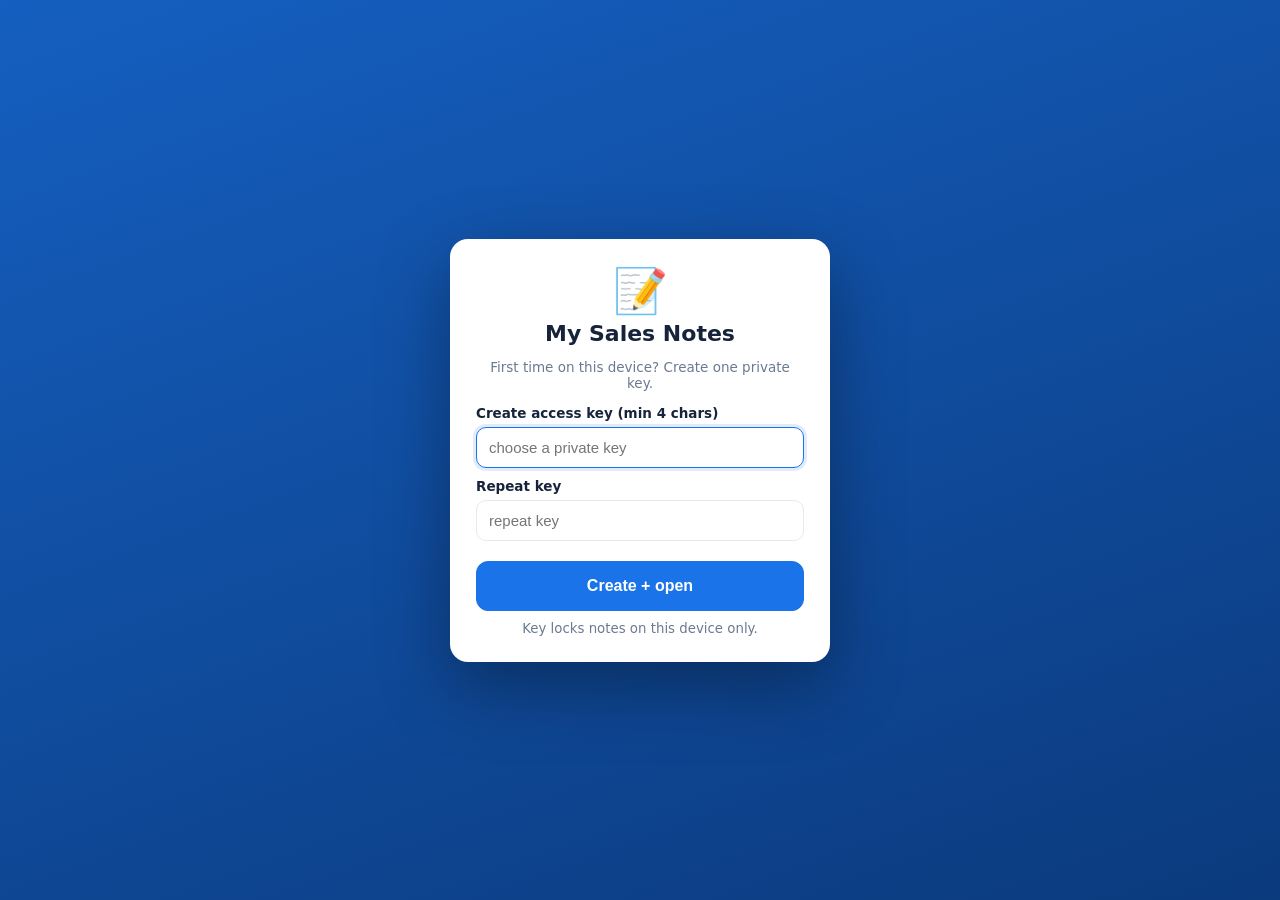
<file: docs/index.html>
<!DOCTYPE html>
<html lang="en">
<head>
<meta charset="UTF-8">
<meta name="viewport" content="width=device-width, initial-scale=1.0">
<title>My Sales Notes</title>
<link rel="stylesheet" href="style.css">
<link rel="icon" href="data:image/svg+xml,<svg xmlns='http://www.w3.org/2000/svg' viewBox='0 0 100 100'><text y='.9em' font-size='90'>📝</text></svg>">
<style>
  .pay-seg{display:flex;gap:8px}
  .pay-seg button{flex:1;padding:12px;border-radius:10px;border:1.5px solid var(--line);background:#fff;font-weight:800;font-size:15px;cursor:pointer}
  .pay-seg button.active-cash{background:#e3f5ea;border-color:var(--green);color:var(--green)}
  .pay-seg button.active-qris{background:#e8f1fe;border-color:var(--brand);color:var(--brand)}
  .day-nav{display:flex;gap:8px;align-items:center;flex-wrap:wrap}
  .day-nav input[type=date]{max-width:180px}
  .total-hero{background:linear-gradient(160deg,#1a73e8,#0f5ac0);color:#fff;border-radius:14px;padding:16px;margin-bottom:12px}
  .total-hero small{opacity:.85;text-transform:uppercase;letter-spacing:.05em;font-size:11.5px;font-weight:800}
  .total-hero .big{font-size:30px;font-weight:800;margin:2px 0}
  .total-hero .split{display:flex;gap:10px;margin-top:8px;flex-wrap:wrap}
  .total-hero .pill{background:#ffffff26;border:1px solid #ffffff40;border-radius:10px;padding:6px 12px;font-size:13.5px;font-weight:700}
  .entry{display:grid;grid-template-columns:1fr auto;gap:4px 10px;background:#f7f9fc;border:1px solid var(--line);border-radius:12px;padding:10px 12px;margin-bottom:8px}
  .entry .ename{font-weight:700}
  .entry .emeta{font-size:12.5px;color:var(--muted)}
  .entry .esub{font-weight:800;text-align:right;font-size:16px}
  .entry .eactions{grid-column:1/-1;display:flex;gap:6px;align-items:center}
  .paybadge{font-size:11.5px;font-weight:800;padding:3px 9px;border-radius:999px}
  .paybadge.cash{background:var(--green-bg);color:var(--green)}
  .paybadge.qris{background:#e8f1fe;color:var(--brand)}
  .add-card label{display:block;font-size:12px;font-weight:800;color:var(--muted);text-transform:uppercase;letter-spacing:.05em;margin:8px 0 6px}
  .add-card input,.add-card select{margin:0}
  .form-2col{display:grid;grid-template-columns:1fr 1fr;gap:10px}
  @media(max-width:600px){.form-2col{grid-template-columns:1fr}}
  .day-row{cursor:pointer}
  .day-row:hover{background:#f6f8fb}
</style>
</head>
<body>

<header class="app-header">
  <div class="header-inner">
    <div class="brand">
      <div class="brand-logo">📝</div>
      <div class="brand-text">
        <h1 id="shopTitle">My Sales Notes</h1>
        <p><span id="clock">--:--</span> · <span id="todayLabel"></span></p>
      </div>
    </div>

    <nav class="tabs" role="tablist">
      <button class="tab active" data-tab="note" role="tab">📝 <span>Day note</span></button>
      <button class="tab" data-tab="history" role="tab">📅 <span>History</span></button>
      <button class="tab" data-tab="settings" role="tab">⚙️ <span>Settings</span></button>
    </nav>

    <div class="header-stats">
      <div class="hstat"><small>Today</small><b id="stToday">–</b></div>
      <div class="hstat"><small>This month</small><b id="stMonth">–</b></div>
      <button id="btnLogout" class="tab" title="Lock with key">🔒</button>
    </div>
  </div>
</header>

<main class="main">

  <!-- ================= DAY NOTE ================= -->
  <section id="tab-note" class="tabpage">
    <div class="card">
      <div class="day-nav">
        <button id="btnPrevDay" class="btn small">‹ Prev</button>
        <input id="viewDate" type="date">
        <button id="btnNextDay" class="btn small">Next ›</button>
        <button id="btnToday" class="btn small primary">Today</button>
        <span id="dayHint" class="muted"></span>
      </div>
    </div>

    <div class="total-hero">
      <small id="totalLabel">Total earnings · today</small>
      <div class="big" id="dayTotal">Rp 0</div>
      <div class="split">
        <span class="pill">💵 Cash: <b id="cashTotal">Rp 0</b> (<span id="cashCount">0</span>)</span>
        <span class="pill">📱 QRIS: <b id="qrisTotal">Rp 0</b> (<span id="qrisCount">0</span>)</span>
        <span class="pill">🧾 <span id="dayCount">0</span> sales</span>
      </div>
    </div>

    <div class="pos-layout" style="grid-template-columns:1fr 380px">
      <div>
        <div class="card">
          <h2 id="entriesTitle">Today's sales</h2>
          <p class="muted" style="margin:4px 0 10px">Newest at the bottom · auto-saved per day</p>
          <div id="entries"></div>
          <div id="entriesEmpty" class="empty hidden">No sales yet for this day.<br><small>Add your first sale on the right →</small></div>
        </div>
      </div>

      <aside class="cart-panel">
        <div class="card add-card">
          <h2 id="formTitle">+ Add sale</h2>
          <input type="hidden" id="editId">
          <label for="fItem">Item name *</label>
          <input id="fItem" placeholder="e.g. Nasi goreng" autocomplete="off">
          <div class="form-2col">
            <div>
              <label for="fQty">Quantity *</label>
              <input id="fQty" type="number" min="0.01" step="any" value="1" inputmode="decimal">
            </div>
            <div>
              <label for="fPrice">Price (each) *</label>
              <input id="fPrice" type="number" min="0" step="any" value="" placeholder="0" inputmode="decimal">
            </div>
          </div>
          <label>Payment *</label>
          <div class="pay-seg">
            <button id="payCash" class="active-cash">💵 Cash</button>
            <button id="payQris">📱 QRIS</button>
          </div>
          <div class="form-2col">
            <div>
              <label for="fDate">Date *</label>
              <input id="fDate" type="date">
            </div>
            <div>
              <label for="fSub">Subtotal</label>
              <input id="fSub" disabled value="0">
            </div>
          </div>
          <label for="fNote">Note (optional)</label>
          <input id="fNote" placeholder="e.g. regular customer" autocomplete="off">
          <button id="btnSave" class="btn primary big">💾 Save sale</button>
          <button id="btnCancelEdit" class="btn ghost big hidden">Cancel edit</button>
          <small class="muted center" style="display:block;margin-top:6px">Enter = save · each day starts a fresh note automatically</small>
        </div>
      </aside>
    </div>
  </section>

  <!-- ================= HISTORY ================= -->
  <section id="tab-history" class="tabpage hidden">
    <div class="page-head">
      <div>
        <h2>History</h2>
        <p class="muted">Daily totals · tap a day to open its note</p>
      </div>
      <div class="toolbar-row">
        <input id="histMonth" type="month">
        <button id="btnLoadHist" class="btn">Load</button>
        <button id="btnThisMonth" class="btn ghost">This month</button>
      </div>
    </div>
    <div class="stat-cards">
      <div class="card stat"><small>Month total</small><b id="histTotal">–</b><span id="histCount">0 sales days</span></div>
      <div class="card stat"><small>Average / day</small><b id="histAvg">–</b><span>per selling day</span></div>
      <div class="card stat"><small>Month</small><b id="histLabel">–</b><span>report period</span></div>
    </div>
    <div class="card">
      <div class="table-wrap">
        <table id="histTable">
          <thead><tr><th>Date</th><th>Sales</th><th>Cash</th><th>QRIS</th><th>Total</th></tr></thead>
          <tbody></tbody>
        </table>
      </div>
    </div>
  </section>

  <!-- ================= SETTINGS ================= -->
  <section id="tab-settings" class="tabpage hidden">
    <div class="settings-grid">
      <div class="card">
        <h2>🏪 Notebook profile</h2>
        <label>Notebook name<input id="sShop" placeholder="My Sales Notes"></label>
        <label>Currency symbol<input id="sCur" placeholder="Rp"></label>
        <button id="btnSaveSettings" class="btn primary">Save</button>
      </div>
      <div class="card">
        <h2>🔑 Access key</h2>
        <p class="muted">Locks the notes on <b>this device only</b> — data is stored in this browser.</p>
        <div class="stack">
          <label>Old key<input id="kOld" type="password" placeholder="current key"></label>
          <label>New key (min 4 chars)<input id="kNew" type="password" placeholder="new key"></label>
          <button id="btnChangeKey" class="btn">Change key</button>
        </div>
        <hr>
        <h2>🔄 Backup / move devices</h2>
        <p class="muted">Each device keeps its own notes. Export here → Import on the other device.</p>
        <div class="stack">
          <button id="btnExport" class="btn">⬇ Export all (JSON)</button>
          <div class="input-group">
            <input type="file" id="importFile" accept=".json,application/json">
            <button id="btnImport" class="btn">⬆ Import</button>
          </div>
        </div>
      </div>
    </div>
  </section>
</main>

<div id="toasts" aria-live="polite"></div>

<!-- key gate -->
<div id="authScreen" class="auth-screen">
  <div class="auth-card">
    <div class="auth-logo">📝</div>
    <h2 id="authShopName">My Sales Notes</h2>
    <p class="muted" id="authHint">Enter your access key to open your notes.</p>
    <div id="authSetupPane" class="stack hidden">
      <label>Create access key (min 4 chars)<input id="setupKey" type="password" placeholder="choose a private key"></label>
      <label>Repeat key<input id="setupKey2" type="password" placeholder="repeat key"></label>
      <button id="btnSetup" class="btn primary big">Create + open</button>
      <small class="muted center">Key locks notes on this device only.</small>
    </div>
    <div id="authLoginPane" class="stack">
      <label>Access key<input id="loginKey" type="password" placeholder="••••••" autocomplete="current-password"></label>
      <button id="btnLogin" class="btn primary big">Unlock notes</button>
    </div>
    <div id="authErr" class="auth-err hidden"></div>
  </div>
</div>

<script src="app.js"></script>
</body>
</html>
</file>
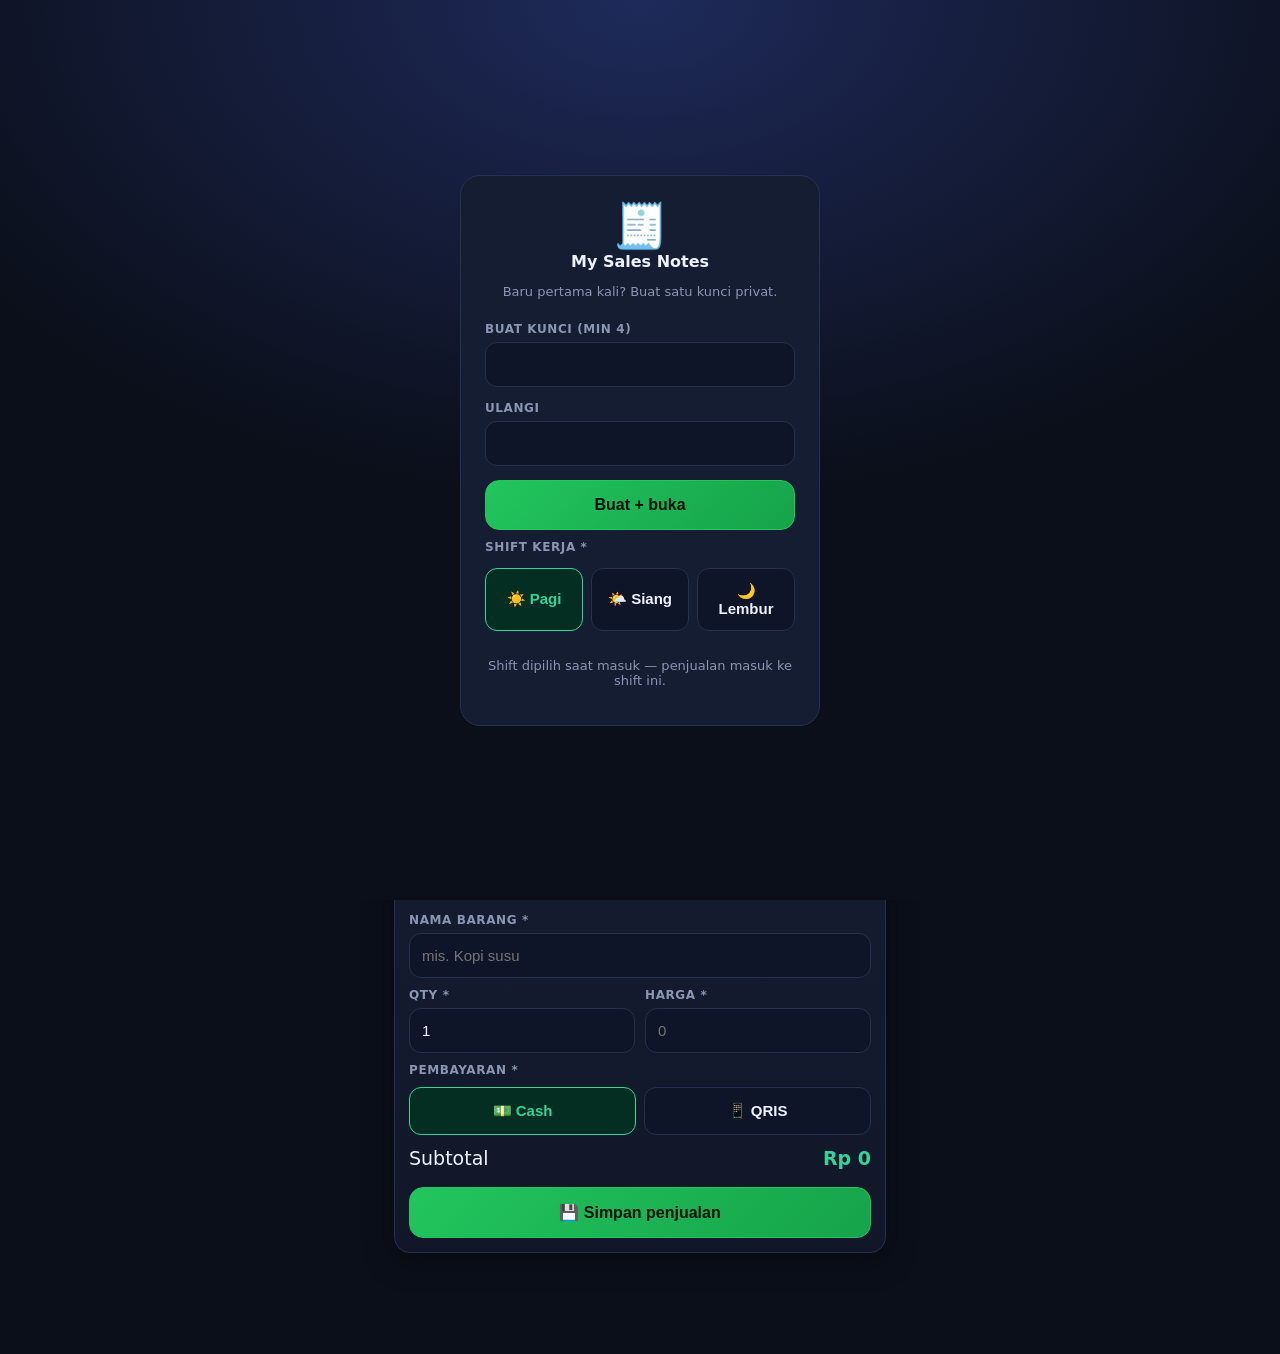
<file: site/index.html>
<!DOCTYPE html>
<html lang="id">
<head>
<meta charset="UTF-8">
<meta name="viewport" content="width=device-width, initial-scale=1.0, viewport-fit=cover">
<title>My Sales Notes</title>
<link rel="stylesheet" href="style.css?v=__BUILD_ID__">
<link rel="icon" href="data:image/svg+xml,<svg xmlns='http://www.w3.org/2000/svg' viewBox='0 0 100 100'><text y='.9em' font-size='90'>🧾</text></svg>">
<meta name="theme-color" content="#0b0f1a">
</head>
<body>

<header class="topbar">
  <div class="topbar-inner">
    <div class="brand">
      <div class="brand-logo">🧾</div>
      <div class="brand-text">
        <h1 id="shopTitle">My Sales Notes</h1>
        <p><span id="clock">--:--</span> · <span id="todayLabel"></span> · <span id="syncDot" title="sync status">–</span></p>
      </div>
    </div>
    <div class="top-today"><small>Hari ini</small><b id="stToday">–</b></div>
  </div>
</header>

<main class="main">
  <!-- ================= SELL ================= -->
  <section id="tab-sell" class="tabpage">
    <div class="total-hero">
      <small id="totalLabel">Total hari ini</small>
      <div class="big" id="dayTotal">Rp 0</div>
      <div class="split">
        <span class="pill">💵 <b id="cashTotal">Rp 0</b> (<span id="cashCount">0</span>)</span>
        <span class="pill">📱 <b id="qrisTotal">Rp 0</b> (<span id="qrisCount">0</span>)</span>
        <span class="pill">🧾 <span id="dayCount">0</span> sales</span>
      </div>
      <div class="split"><span class="pill" id="shiftTotals">☀️ Pagi · 🌤️ Siang · 🌙 Lembur</span></div>
    </div>

    <div class="card">
      <div class="day-nav">
        <button id="btnPrevDay" class="btn small">‹</button>
        <input id="viewDate" type="date">
        <button id="btnNextDay" class="btn small">›</button>
        <button id="btnToday" class="btn small primary">Hari ini</button>
      </div>
    </div>

    <div class="card">
      <h2>Penjualan <span id="salesDate"></span></h2>
      <div id="entries"></div>
      <div id="entriesEmpty" class="empty hidden">Belum ada penjualan hari ini.</div>
    </div>

    <div class="card">
      <h2>📤 Bagikan shift ini</h2>
      <p class="muted small" id="shareHint">Laporan shift yang aktif + tanggal di atas.</p>
      <div class="row2">
        <button id="btnShareTelegram" class="btn primary">✈️ Telegram</button>
        <button id="btnShareExcel" class="btn">📊 Excel</button>
      </div>
      <div class="row2">
        <button id="btnShareFile" class="btn ghost">📎 Share file</button>
        <button id="btnCopyReport" class="btn ghost">📋 Salin teks</button>
      </div>
    </div>

    <div class="card" id="quickSellCard">
      <div class="row-between">
        <h2>⚡ Produk cepat</h2>
        <button id="btnManageQuick" class="btn small ghost">Kelola</button>
      </div>
      <label class="lbl">Cari produk<input id="quickSellSearch" type="text" placeholder="ketik nama produk..." autocomplete="off"></label>
      <div class="quick-list" id="quickSellList"></div>
      <div id="quickSellEmpty" class="muted small hidden">Belum ada produk. Tambah di tab Produk.</div>
    </div>

    <div class="card">
      <button id="btnToggleAdd" class="btn ghost" style="width:100%;text-align:left;font-size:15px;justify-content:space-between;display:flex;align-items:center">
        <span>+ Tambah penjualan</span>
        <span id="toggleAddIcon">▾</span>
      </button>
      <div id="addFormWrap" class="addform-wrap">
        <p class="muted small">Isi lalu tekan Simpan — langsung masuk <b id="activeShiftLabel">☀️ Pagi</b></p>
        <p class="muted small">Untuk ganti shift, kunci aplikasi lalu masuk lagi.</p>
        <label class="lbl">Nama barang *<input id="fItem" placeholder="mis. Kopi susu" autocomplete="off"></label>
        <div class="form-2col">
          <label class="lbl">Qty *<input id="fQty" type="number" min="1" step="1" value="1" inputmode="numeric"></label>
          <label class="lbl">Harga *<input id="fPrice" type="number" min="0" step="any" placeholder="0" inputmode="decimal"></label>
        </div>
        <label class="lbl">Pembayaran *</label>
        <div class="pay-seg">
          <button id="payCash" class="active-cash">💵 Cash</button>
          <button id="payQris">📱 QRIS</button>
        </div>
        <div class="trow grand"><span>Subtotal</span><b id="fSub">Rp 0</b></div>
        <button id="btnSave" class="btn primary big">💾 Simpan penjualan</button>
      </div>
    </div>

  </section>

  <!-- ================= PRODUCTS ================= -->
  <section id="tab-products" class="tabpage hidden">
    <div class="card">
      <h2>📦 Produk cepat</h2>
      <p class="muted small">Ketuk di tab Jual untuk langsung masuk keranjang</p>
      <input type="hidden" id="editPid">
      <label class="lbl">Nama produk *<input id="pName" placeholder="mis. Es teh" autocomplete="off"></label>
      <label class="lbl">Harga jual *<input id="pPrice" type="number" min="0" step="any" placeholder="5000" inputmode="decimal"></label>
      <div class="row2">
        <button id="btnSaveProduct" class="btn primary">💾 Simpan</button>
        <button id="btnCancelProduct" class="btn ghost hidden">Batal</button>
      </div>
    </div>
    <div class="card">
      <div class="row-between">
        <h2>Kelola</h2>
        <div class="quick-tools">
          <button id="btnBulkMode" class="btn small ghost">✅ Pilih banyak</button>
          <button id="btnDuplicates" class="btn small ghost">🧬 Nama ganda</button>
        </div>
      </div>
      <div id="bulkBar" class="bulkbar hidden">
        <label class="bulkall"><input type="checkbox" id="bulkAll"> Pilih semua</label>
        <div class="row2">
          <button id="btnBulkDelete" class="btn small primary" disabled>🗑 Hapus (0)</button>
          <button id="btnBulkCancel" class="btn small ghost">Batal</button>
        </div>
      </div>
    </div>
    <div id="productList"></div>
    <div id="productEmpty" class="empty hidden">Belum ada produk. Tambah yang paling laris dulu 👆</div>
  </section>

  <!-- ================= STATS ================= -->
  <section id="tab-stats" class="tabpage hidden">
    <div class="card row-between">
      <div><h2>📊 Statistik</h2><p class="muted small" id="statsLabel">Bulan ini</p></div>
      <input id="statMonth" type="month">
    </div>
    <div class="stat-grid">
      <div class="card stat"><small>Hari ini</small><b id="statToday">–</b></div>
      <div class="card stat"><small>Bulan ini</small><b id="statMonthTotal">–</b></div>
      <div class="card stat"><small>Rata2 / hari</small><b id="statAvg">–</b></div>
      <div class="card stat"><small>Cash</small><b id="statCash">–</b></div>
      <div class="card stat"><small>QRIS</small><b id="statQris">–</b></div>
      <div class="card stat"><small>Transaksi</small><b id="statCount">–</b></div>
    </div>
    <div class="card">
      <h2>7 hari terakhir</h2>
      <p class="muted small">🟩 bar = total earnings (Rp) · 🟡 garis = jumlah sales (trx)</p>
      <canvas id="chartWeek" height="140"></canvas>
    </div>
    <div class="card">
      <h2>Cash vs QRIS</h2>
      <div class="splitbar"><div id="splitCashBar"></div><div id="splitQrisBar"></div></div>
      <p class="muted small" id="splitLabel"></p>
    </div>
    <div class="card">
      <h2>🔥 Terlaris bulan ini</h2>
      <div id="bestList"></div>
    </div>
  </section>

  <!-- ================= HISTORY ================= -->
  <section id="tab-history" class="tabpage hidden">
    <div class="page-head">
      <div><h2>Riwayat</h2><p class="muted small">Total harian · ketuk untuk buka hari</p></div>
      <div class="toolbar-row">
        <input id="histMonth" type="month">
        <button id="btnLoadHist" class="btn small">Load</button>
      </div>
    </div>
    <div class="stat-grid">
      <div class="card stat"><small>Total</small><b id="histTotal">–</b><span id="histCount"></span></div>
      <div class="card stat"><small>Rata2</small><b id="histAvg">–</b></div>
    </div>
    <div class="card">
      <div class="table-wrap">
        <table id="histTable">
          <thead><tr><th>Tanggal</th><th>Jml</th><th>Total</th></tr></thead>
          <tbody></tbody>
        </table>
      </div>
    </div>
  </section>

  <!-- ================= SETTINGS ================= -->
  <section id="tab-settings" class="tabpage hidden">
    <div class="card">
      <h2>🏪 Toko</h2>
      <label class="lbl">Nama<input id="sShop" placeholder="My Sales Notes"></label>
      <label class="lbl">Mata uang<input id="sCur" placeholder="Rp"></label>
      <button id="btnSaveSettings" class="btn primary">Simpan</button>
    </div>
    <div class="card">
      <h2>🔑 Kunci</h2>
      <p class="muted small" id="keyModeHint">Kunci perangkat ini.</p>
      <label class="lbl">Kunci lama<input id="kOld" type="password" placeholder="saat ini"></label>
      <label class="lbl">Kunci baru (min 4)<input id="kNew" type="password" placeholder="baru"></label>
      <button id="btnChangeKey" class="btn">Ganti kunci</button>
      <hr class="sep">
      <h2>🔄 Backup</h2>
      <button id="btnExport" class="btn">⬇ Export JSON</button>
      <div class="input-group">
        <input type="file" id="importFile" accept=".json,application/json">
        <button id="btnImport" class="btn">⬆ Import</button>
      </div>
      <hr class="sep">
      <button id="btnLogout" class="btn ghost">🔒 Kunci aplikasi</button>
    </div>
  </section>
</main>

<nav class="bottomnav">
  <button class="tab active" data-tab="sell">🛒<span>Jual</span></button>
  <button class="tab" data-tab="products">📦<span>Produk</span></button>
  <button class="tab" data-tab="stats">📊<span>Stats</span></button>
  <button class="tab" data-tab="history">🕘<span>Riwayat</span></button>
  <button class="tab" data-tab="settings">⚙️<span>Lainnya</span></button>
</nav>

<div id="toasts" aria-live="polite"></div>

<div id="modal" class="modal hidden">
  <div class="modal-card">
    <div class="modal-head">
      <b id="modalTitle">Judul</b>
      <button id="modalClose" class="btn small ghost" aria-label="Tutup">✕</button>
    </div>
    <div id="modalBody" class="modal-body"></div>
    <div id="modalFoot" class="modal-foot hidden"></div>
  </div>
</div>

<div id="authScreen" class="auth-screen">
  <div class="auth-card">
    <div class="auth-logo">🧾</div>
    <h2 id="authShopName">My Sales Notes</h2>
    <p class="muted" id="authHint">Enter your access key.</p>
    <div id="authSetupPane" class="stack hidden">
      <label class="lbl">Buat kunci (min 4)<input id="setupKey" type="password"></label>
      <label class="lbl">Ulangi<input id="setupKey2" type="password"></label>
      <button id="btnSetup" class="btn primary big">Buat + buka</button>
    </div>
    <div id="authLoginPane" class="stack">
      <label class="lbl">Kunci akses<input id="loginKey" type="password" placeholder="••••••" autocomplete="current-password"></label>
      <button id="btnLogin" class="btn primary big">Buka</button>
    </div>
    <div class="stack" id="authShiftWrap">
      <label class="lbl">Shift kerja *</label>
      <div class="shift-seg">
        <button id="authShiftPagi" type="button" class="active-shift">☀️ Pagi</button>
        <button id="authShiftSiang" type="button">🌤️ Siang</button>
        <button id="authShiftLembur" type="button">🌙 Lembur</button>
      </div>
      <p class="muted small center">Shift dipilih saat masuk — penjualan masuk ke shift ini.</p>
    </div>
    <div id="authErr" class="auth-err hidden"></div>
  </div>
</div>

<script src="app.js?v=__BUILD_ID__"></script>
</body>
</html>
</file>
<file: docs/style.css>
:root{
  --bg:#eef1f6; --card:#fff; --ink:#17233b; --muted:#6b7a90;
  --line:#e5e9f0; --brand:#1a73e8; --brand-dark:#0f5ac0;
  --green:#149a5b; --green-bg:#e3f5ea; --amber:#b7790f; --amber-bg:#fff3d6;
  --red:#d33f3f; --red-bg:#fdecec; --radius:14px;
  --shadow:0 1px 3px rgba(16,30,60,.08),0 6px 20px rgba(16,30,60,.06);
}
*{box-sizing:border-box}
body{font-family:Inter,system-ui,-apple-system,"Segoe UI",Roboto,Arial,sans-serif;margin:0;background:var(--bg);color:var(--ink)}
h1,h2{margin:0}
h2{font-size:17px}

/* header */
.app-header{background:linear-gradient(180deg,#1a73e8,#155fc0);color:#fff;position:sticky;top:0;z-index:20;box-shadow:0 2px 12px rgba(0,0,0,.15)}
.header-inner{max-width:1280px;margin:auto;padding:12px 16px;display:flex;gap:16px;align-items:center;flex-wrap:wrap}
.brand{display:flex;gap:10px;align-items:center;min-width:210px}
.brand-logo{font-size:32px;background:#ffffff26;width:48px;height:48px;display:grid;place-items:center;border-radius:12px}
.brand-text h1{font-size:19px;line-height:1.1}
.brand-text p{margin:2px 0 0;font-size:12px;opacity:.85}
.tabs{display:flex;gap:8px;flex:1;flex-wrap:wrap}
.tab{border:1px solid #ffffff40;background:#ffffff1e;color:#fff;padding:9px 16px;border-radius:999px;cursor:pointer;font-weight:700;font-size:14px}
.tab span{margin-left:2px}
.tab.active{background:#fff;color:var(--brand);border-color:#fff}
.header-stats{display:flex;gap:8px;flex-wrap:wrap}
.hstat{background:#ffffff1e;border:1px solid #ffffff2a;border-radius:12px;padding:6px 12px;min-width:86px;text-align:center}
.hstat small{display:block;font-size:11px;opacity:.85;text-transform:uppercase;letter-spacing:.04em}
.hstat b{font-size:16px}
.hstat.warn b{color:#ffe08a}

/* layout */
.main{max-width:1280px;margin:auto;padding:16px}
.tabpage{animation:fade .18s ease}
@keyframes fade{from{opacity:0;transform:translateY(4px)}to{opacity:1;transform:none}}
.hidden{display:none!important}
.card{background:var(--card);border-radius:var(--radius);padding:16px;box-shadow:var(--shadow);border:1px solid #e8edf4;margin-bottom:14px}
.muted{color:var(--muted)} .center{text-align:center}
.hint{color:var(--muted);font-size:12.5px;margin:8px 0 0}
.link{background:none;border:none;color:var(--brand);cursor:pointer;font-weight:700;padding:0;font-size:14px}

/* POS layout */
.pos-layout{display:grid;grid-template-columns:1fr 380px;gap:16px;align-items:start}
@media(max-width:980px){.pos-layout{grid-template-columns:1fr}.cart-panel{position:static}}
.cart-panel{position:sticky;top:132px}
.toolbar-card{margin-bottom:12px}
.toolbar-row{display:flex;gap:10px;align-items:end;flex-wrap:wrap;margin-bottom:8px}
.toolbar-row.second{align-items:center}
.field{flex:1;min-width:220px}
.field label,.pay-label{display:block;font-size:12px;font-weight:700;color:var(--muted);text-transform:uppercase;letter-spacing:.05em;margin-bottom:6px}
.input-group{display:flex;gap:8px}
.input-group.grow{flex:1}
input,select{padding:11px 12px;border:1.5px solid var(--line);border-radius:10px;font-size:15px;width:100%;background:#fff;color:var(--ink)}
input:focus,select:focus{outline:none;border-color:var(--brand);box-shadow:0 0 0 3px #1a73e822}
.check{display:flex;gap:6px;align-items:center;font-size:13.5px;color:var(--muted)}
.check input{width:auto}

/* buttons */
.btn{padding:10px 16px;border-radius:10px;border:1.5px solid var(--line);background:#fff;cursor:pointer;font-size:14px;font-weight:700;color:var(--ink);white-space:nowrap}
.btn:hover{border-color:var(--brand);color:var(--brand)}
.btn.primary{background:var(--brand);border-color:var(--brand);color:#fff}
.btn.primary:hover{background:var(--brand-dark)}
.btn.ghost{background:#f2f5f9}
.btn.small{padding:7px 11px;font-size:13px}
.btn.big{width:100%;padding:15px;font-size:16px;border-radius:12px;margin-top:10px}
.btn:disabled{opacity:.55;cursor:not-allowed}

/* product grid */
.product-grid{display:grid;grid-template-columns:repeat(auto-fill,minmax(180px,1fr));gap:12px}
.pcard{background:#fff;border:1.5px solid var(--line);border-radius:14px;padding:12px;cursor:pointer;display:flex;flex-direction:column;gap:8px;transition:.12s;position:relative}
.pcard:hover{border-color:var(--brand);transform:translateY(-1px);box-shadow:var(--shadow)}
.pcard .pcat{font-size:11px;font-weight:800;text-transform:uppercase;letter-spacing:.05em;color:var(--brand);background:#e8f1fe;align-self:flex-start;padding:3px 8px;border-radius:999px}
.pcard .pname{font-weight:700;font-size:14.5px;line-height:1.25;min-height:36px}
.pcard .pmeta{display:flex;justify-content:space-between;align-items:center;margin-top:auto}
.pcard .price{font-weight:800;font-size:16px}
.stock-pill{font-size:12px;font-weight:800;padding:3px 9px;border-radius:999px}
.stock-pill.ok{background:var(--green-bg);color:var(--green)}
.stock-pill.low{background:var(--amber-bg);color:var(--amber)}
.stock-pill.out{background:var(--red-bg);color:var(--red)}
.pcard.oos{opacity:.6}
.pcard .addbtn{margin-top:4px;width:100%}
.empty{background:#fff;border:1.5px dashed var(--line);border-radius:14px;padding:28px;text-align:center;color:var(--muted)}

/* cart */
.cart-card{padding:16px}
.cart-head{display:flex;justify-content:space-between;align-items:start;margin-bottom:10px}
#cashier{margin-bottom:10px}
.cart-items{display:flex;flex-direction:column;gap:8px;max-height:340px;overflow:auto;margin:6px 0 10px;min-height:80px}
.cart-empty{text-align:center;color:var(--muted);padding:22px 10px;border:1.5px dashed var(--line);border-radius:12px;font-size:14px}
.citem{display:grid;grid-template-columns:1fr auto;gap:4px 10px;background:#f7f9fc;border:1px solid var(--line);border-radius:12px;padding:10px 12px}
.citem .cname{font-weight:700;font-size:14px}
.citem .cbar{font-size:12px;color:var(--muted)}
.citem .csub{font-weight:800;text-align:right}
.qtyctl{display:flex;gap:6px;align-items:center;grid-column:1/-1}
.qtyctl button{width:30px;height:30px;border-radius:8px;border:1.5px solid var(--line);background:#fff;font-size:16px;font-weight:800;cursor:pointer;line-height:1}
.qtyctl button:hover{border-color:var(--brand);color:var(--brand)}
.qtyctl .q{font-weight:800;min-width:28px;text-align:center}
.qtyctl .rm{margin-left:auto;color:var(--red);border-color:#f0c9c9;font-size:13px;width:auto;padding:4px 10px;height:auto}
.totals{border-top:2px dashed var(--line);padding-top:10px;margin-top:4px}
.trow{display:flex;justify-content:space-between;font-size:14px;padding:2px 0}
.trow.grand{font-size:19px;margin-top:4px}
.trow.grand b{color:var(--brand)}
#payment{font-size:18px;font-weight:800;margin:6px 0 8px}
.quick-cash{display:flex;gap:6px;flex-wrap:wrap;margin-bottom:10px}
.change-box{display:flex;justify-content:space-between;align-items:center;background:#eef7f0;border:1.5px solid #c9e8d2;border-radius:12px;padding:10px 14px;font-weight:700}
.change-box b{font-size:20px;color:var(--green)}

/* tables */
.page-head{display:flex;justify-content:space-between;align-items:start;gap:12px;margin-bottom:12px;flex-wrap:wrap}
.page-head h2{font-size:22px}
.page-head p{margin:4px 0 0}
.table-wrap{overflow:auto;border:1px solid var(--line);border-radius:12px}
table{width:100%;border-collapse:collapse;font-size:14px;min-width:640px}
th,td{padding:10px 12px;text-align:left;border-bottom:1px solid var(--line)}
th{background:#f6f8fb;font-size:12px;text-transform:uppercase;letter-spacing:.05em;color:var(--muted)}
tr:last-child td{border-bottom:none}
.pname-cell b{display:block}
.pname-cell small{color:var(--muted)}
.badge{font-size:11.5px;font-weight:800;padding:3px 9px;border-radius:999px}
.badge.green{background:var(--green-bg);color:var(--green)}
.badge.amber{background:var(--amber-bg);color:var(--amber)}
.badge.red{background:var(--red-bg);color:var(--red)}
.badge.grey{background:#eef1f6;color:var(--muted)}
.row-actions{text-align:right;white-space:nowrap}
.row-actions .btn{padding:6px 10px;font-size:12.5px}

/* stat cards / settings */
.stat-cards{display:grid;grid-template-columns:repeat(3,1fr);gap:12px}
@media(max-width:700px){.stat-cards{grid-template-columns:1fr}}
.stat small{text-transform:uppercase;letter-spacing:.05em;color:var(--muted);font-weight:800;font-size:11.5px}
.stat b{display:block;font-size:24px;margin:4px 0}
.stat span{font-size:13px;color:var(--muted)}
.settings-grid{display:grid;grid-template-columns:1fr 1fr;gap:14px}
@media(max-width:800px){.settings-grid{grid-template-columns:1fr}}
.settings-grid label{display:block;font-size:14px;font-weight:600;margin:10px 0}
.settings-grid label input{margin-top:6px;font-weight:400}
.stack{display:flex;flex-direction:column;gap:10px}
.shortcuts{margin:8px 0 0;padding-left:18px;color:var(--muted);font-size:14px}
kbd{background:#eef1f6;border:1px solid var(--line);border-bottom-width:2px;border-radius:6px;padding:1px 6px;font-size:12.5px;font-family:inherit}

/* modal */
.modal{position:fixed;inset:0;background:rgba(10,20,40,.55);display:flex;align-items:center;justify-content:center;padding:14px;z-index:50;backdrop-filter:blur(2px)}
.modal-box{background:#fff;border-radius:16px;padding:18px;width:100%;max-width:520px;box-shadow:0 20px 60px rgba(0,0,0,.25);max-height:92vh;overflow:auto}
.modal-head{display:flex;justify-content:space-between;align-items:center;margin-bottom:8px}
.form-grid{display:grid;grid-template-columns:1fr 1fr;gap:10px}
.form-grid label{font-size:13.5px;font-weight:600;display:block}
.form-grid label input{margin-top:6px;font-weight:400}
.form-grid .span2{grid-column:1/-1}
.modal-actions{display:flex;gap:10px;justify-content:flex-end;margin-top:14px}

/* receipt */
.receipt-box{max-width:380px}
#rBody{background:#fafafa;border:1.5px dashed #999;padding:14px;white-space:pre-wrap;font-family:ui-monospace,Consolas,monospace;font-size:13.5px;border-radius:10px;max-height:46vh;overflow:auto}

/* toasts */
#toasts{position:fixed;bottom:16px;right:16px;display:flex;flex-direction:column;gap:8px;z-index:99;max-width:min(360px,90vw)}
.toast{background:#17233b;color:#fff;padding:11px 14px;border-radius:12px;font-size:14px;box-shadow:0 8px 24px rgba(0,0,0,.25);animation:slidein .18s ease}
.toast.ok{background:var(--green)} .toast.err{background:var(--red)} .toast.info{background:#33415e}
@keyframes slidein{from{opacity:0;transform:translateY(8px)}to{opacity:1;transform:none}}

/* cashier identity */
.cashier-box{background:#eef4ff;border:1.5px solid #c9deff;border-radius:10px;padding:9px 12px;font-size:14px;margin-bottom:10px}
.cashier-box b{color:var(--brand)}
.hstat.user-chip b{max-width:110px;overflow:hidden;text-overflow:ellipsis;white-space:nowrap}
#btnLogout{padding:8px 12px}
.quick-cash{display:grid;grid-template-columns:repeat(4,1fr);gap:6px;margin-bottom:10px}
.quick-cash .btn{padding:9px 4px}

/* auth gate */
.auth-screen{position:fixed;inset:0;z-index:100;background:linear-gradient(160deg,#155fc0,#0b3a7d);display:flex;align-items:center;justify-content:center;padding:16px}
.auth-screen.hidden{display:none!important}
.auth-card{background:#fff;border-radius:18px;padding:26px;width:100%;max-width:380px;box-shadow:0 24px 70px rgba(0,0,0,.35)}
.auth-logo{font-size:44px;text-align:center}
.auth-card h2{text-align:center;font-size:22px;margin-top:4px}
.auth-card p{text-align:center;font-size:13.5px}
.auth-tabs{display:flex;gap:8px;margin:14px 0}
.auth-tabs .tab{flex:1;border:1.5px solid var(--line);background:#f2f5f9;color:var(--ink);border-radius:10px;padding:10px;font-weight:800;cursor:pointer}
.auth-tabs .tab.active{background:var(--brand);border-color:var(--brand);color:#fff}
.auth-card label{display:block;font-size:13.5px;font-weight:700;margin:0}
.auth-card label input{margin-top:6px;font-weight:400}
.auth-err{background:var(--red-bg);color:var(--red);border-radius:10px;padding:9px 12px;font-size:13.5px;font-weight:600;margin-top:10px}

/* print: 80mm receipt only */
@media print{
  body{background:#fff}
  .app-header,.products-panel,.page-head,.stat-cards,#tab-products,#tab-sales,#tab-settings,.cart-panel .cart-card > *:not(.print-area){display:none!important}
  .main{max-width:none;padding:0}
  .pos-layout{display:block}
  .card{box-shadow:none;border:none}
  #receiptModal{position:static;background:none;padding:0}
  #receiptModal .modal-box{box-shadow:none;max-width:none}
  #receiptModal .modal-actions,#receiptModal .modal-head .btn{display:none!important}
  #rBody{border:none;max-height:none}
}
</file>
<file: site/style.css>
:root{
  --bg:#0b0f1a; --bg2:#111728; --card:#151d32; --card2:#1b2440;
  --ink:#eef2ff; --muted:#8b96b3; --line:#24314f;
  --brand:#38bdf8; --brand2:#818cf8; --green:#34d399; --green-bg:#0e2b22;
  --amber:#fbbf24; --red:#f87171; --red-bg:#2b1414;
  --radius:16px; --shadow:0 8px 30px rgba(0,0,0,.35);
  --nav-h:68px;
}
*{box-sizing:border-box}
html{-webkit-tap-highlight-color:transparent}
body{font-family:Inter,system-ui,-apple-system,"Segoe UI",Roboto,Arial,sans-serif;margin:0;background:radial-gradient(1200px 600px at 50% -10%,#1b2547 0%,var(--bg) 55%) fixed,var(--bg);color:var(--ink);padding-bottom:calc(var(--nav-h) + 20px)}
h1,h2{margin:0} h2{font-size:16px}
.hidden{display:none!important}
.muted{color:var(--muted)} .small{font-size:12.5px} .center{text-align:center}
.link{background:none;border:none;color:var(--brand);font-weight:700;cursor:pointer;font-size:13px}

/* topbar */
.topbar{position:sticky;top:0;z-index:20;background:rgba(11,15,26,.85);backdrop-filter:blur(12px);border-bottom:1px solid var(--line)}
.topbar-inner{max-width:520px;margin:auto;padding:12px 16px;display:flex;align-items:center;gap:12px}
.brand{display:flex;gap:10px;align-items:center;flex:1}
.brand-logo{font-size:26px;background:linear-gradient(135deg,#38bdf8,#818cf8);width:44px;height:44px;display:grid;place-items:center;border-radius:14px}
.brand-text h1{font-size:16px}
.brand-text p{margin:2px 0 0;font-size:11.5px;color:var(--muted)}
#syncDot{color:var(--green)}
.top-today{background:var(--card);border:1px solid var(--line);border-radius:12px;padding:6px 12px;text-align:right;min-width:96px}
.top-today small{display:block;font-size:10px;color:var(--muted);text-transform:uppercase;letter-spacing:.06em}
.top-today b{font-size:15px;color:var(--green)}

/* layout */
.main{max-width:520px;margin:auto;padding:14px 14px 0}
.tabpage{animation:fade .18s ease}
@keyframes fade{from{opacity:0;transform:translateY(6px)}to{opacity:1;transform:none}}
.card{background:linear-gradient(180deg,var(--card),var(--bg2));border:1px solid var(--line);border-radius:var(--radius);padding:14px;margin-bottom:12px;box-shadow:var(--shadow)}

/* hero */
.total-hero{background:linear-gradient(135deg,#0ea5e9,#6366f1 60%,#a855f7);border-radius:20px;padding:16px;margin-bottom:12px;box-shadow:0 12px 40px rgba(99,102,241,.35)}
.total-hero small{opacity:.85;text-transform:uppercase;letter-spacing:.06em;font-size:11px;font-weight:800}
.total-hero .big{font-size:32px;font-weight:800;margin:2px 0}
.total-hero .split{display:flex;gap:8px;margin-top:8px;flex-wrap:wrap}
.total-hero .pill{background:rgba(255,255,255,.16);border:1px solid rgba(255,255,255,.25);border-radius:999px;padding:6px 11px;font-size:12.5px;font-weight:700}

/* inputs/buttons */
input,select{padding:13px 12px;border:1.5px solid var(--line);border-radius:12px;font-size:15px;width:100%;background:#0e1528;color:var(--ink)}
input:focus{outline:none;border-color:var(--brand);box-shadow:0 0 0 3px #38bdf822}
input[type=date],input[type=month]{min-height:44px}
.lbl{display:block;font-size:12px;font-weight:800;color:var(--muted);text-transform:uppercase;letter-spacing:.05em;margin:10px 0 0}
.lbl input{margin-top:6px;text-transform:none;letter-spacing:normal;font-weight:400}
.btn{padding:12px 16px;border-radius:12px;border:1.5px solid var(--line);background:var(--card2);cursor:pointer;font-size:14px;font-weight:800;color:var(--ink);min-height:44px}
.btn:active{transform:scale(.98)}
.btn.primary{background:linear-gradient(135deg,#22c55e,#16a34a);border-color:#22c55e;color:#04120a}
.btn.ghost{background:transparent}
.btn.small{padding:8px 12px;font-size:13px;min-height:38px}
.btn.big{width:100%;padding:15px;font-size:16px;border-radius:14px;margin-top:10px}
.btn:disabled{opacity:.5}
.row2{display:flex;gap:8px;margin-top:10px}.row2 .btn{flex:1}
.row-between{display:flex;justify-content:space-between;align-items:center;gap:10px}
.row-between input{max-width:160px}
.day-nav{display:flex;gap:8px;align-items:center;margin-bottom:10px}
.day-nav input{flex:1}
.form-2col{display:grid;grid-template-columns:1fr 1fr;gap:10px}
.toolbar-row{display:flex;gap:8px}.toolbar-row input{flex:1}
.input-group{display:flex;gap:8px;margin-top:8px}
.sep{border:none;border-top:1px solid var(--line);margin:14px 0}

/* quick products */
.quick-grid{display:grid;grid-template-columns:1fr 1fr;gap:8px;margin-top:10px}
.qcard{background:#0e1528;border:1.5px solid var(--line);border-radius:14px;padding:12px;cursor:pointer;text-align:left;color:var(--ink)}
.qcard:active{transform:scale(.97);border-color:var(--green)}
.qcard b{display:block;font-size:14px;white-space:nowrap;overflow:hidden;text-overflow:ellipsis}
.qcard span{color:var(--green);font-weight:800;font-size:14px}
.qcard small{color:var(--muted)}
.quick-list{display:flex;flex-wrap:wrap;gap:6px;padding:6px 0}
.qchip{flex:0 0 auto;background:#0e1528;border:1.5px solid var(--line);border-radius:999px;padding:6px 12px;font-weight:700;font-size:12.5px;cursor:pointer;color:var(--ink);white-space:nowrap;max-width:160px;overflow:hidden;text-overflow:ellipsis}
.qchip:active{transform:scale(.96);border-color:var(--green)}
.addform-wrap{display:block;margin-top:10px}
.addform-wrap.collapsed{display:none}
.empty{background:transparent;border:1.5px dashed var(--line);border-radius:14px;padding:20px;text-align:center;color:var(--muted);font-size:14px}

/* cart */
.cart-head{display:flex;justify-content:space-between;align-items:center;margin-bottom:8px}
#cartItems{display:flex;flex-direction:column;gap:8px;margin:6px 0}
.citem{display:grid;grid-template-columns:1fr auto;gap:4px 10px;background:#0e1528;border:1px solid var(--line);border-radius:12px;padding:10px 12px}
.citem .cname{font-weight:700;font-size:14px}
.citem .csub{font-weight:800;color:var(--green)}
.qtyctl{display:flex;gap:8px;align-items:center;grid-column:1/-1}
.qtyctl button{width:36px;height:36px;border-radius:10px;border:1.5px solid var(--line);background:var(--card2);color:var(--ink);font-size:18px;font-weight:800;cursor:pointer}
.qtyctl .q{font-weight:800;min-width:24px;text-align:center}
.qtyctl .rm{margin-left:auto;color:var(--red);font-size:12px;width:auto;height:auto;padding:6px 10px}
.cart-empty{text-align:center;color:var(--muted);padding:18px;border:1.5px dashed var(--line);border-radius:12px;font-size:14px;margin:6px 0}
.pay-seg{display:flex;gap:8px;margin:10px 0}
.pay-seg button{flex:1;padding:13px;border-radius:12px;border:1.5px solid var(--line);background:#0e1528;color:var(--ink);font-weight:800;font-size:15px;cursor:pointer;min-height:48px}
.pay-seg button.active-cash{background:#052e22;border-color:var(--green);color:var(--green)}
.pay-seg button.active-qris{background:#082f49;border-color:var(--brand);color:var(--brand)}
.shift-seg{display:flex;gap:8px;margin:10px 0}
.shift-seg button{flex:1;padding:13px;border-radius:12px;border:1.5px solid var(--line);background:#0e1528;color:var(--ink);font-weight:800;font-size:15px;cursor:pointer;min-height:48px}
.shift-seg button.active-shift{background:#052e22;border-color:var(--green);color:var(--green)}
.trow{display:flex;justify-content:space-between;font-size:14px;padding:2px 0}
.trow.grand{font-size:19px;margin:6px 0}.trow.grand b{color:var(--green)}

/* entries */
.note-sec{margin-bottom:12px}
.note-sec-head{display:flex;justify-content:space-between;align-items:center;background:#0e1528;border:1px solid var(--line);border-radius:12px;padding:9px 12px;margin-bottom:8px;font-size:13.5px}
.note-sec-head span{color:var(--muted);font-size:12px;font-weight:700}
.entry{display:grid;grid-template-columns:1fr auto;gap:4px 10px;background:#0e1528;border:1px solid var(--line);border-radius:12px;padding:10px 12px;margin-bottom:8px}
.entry .ename{font-weight:700;font-size:14px}
.entry .emeta{font-size:12px;color:var(--muted)}
.entry .esub{font-weight:800;color:var(--green)}
.entry .eactions{grid-column:1/-1;display:flex;gap:6px}
.paybadge{font-size:11px;font-weight:800;padding:2px 8px;border-radius:999px}
.paybadge.cash{background:#052e22;color:var(--green)}
.paybadge.qris{background:#082f49;color:var(--brand)}

/* products list */
.pcard{display:flex;justify-content:space-between;align-items:center;gap:10px;background:#0e1528;border:1px solid var(--line);border-radius:14px;padding:12px;margin-bottom:8px}
.pcard b{display:block;font-size:14.5px}
.pcard small{color:var(--green);font-weight:800}
.pcard .pact{display:flex;gap:6px}
.pcard .pinfo{flex:1;min-width:0}
.pcard.selecting{cursor:pointer}
.pcard.selected{border-color:var(--green);background:#0e2b22}
.pcheck{flex:0 0 auto;width:22px;height:22px;accent-color:var(--green)}
.quick-tools{display:flex;gap:8px;flex-wrap:wrap}

/* bulk select bar */
.bulkbar{background:#0e1528;border:1px solid var(--line);border-radius:14px;padding:12px;margin-top:10px}
.bulkall{display:flex;align-items:center;gap:8px;font-weight:700;font-size:14px;cursor:pointer}
.bulkall input{width:20px;height:20px;accent-color:var(--green)}

/* modal */
.modal{position:fixed;inset:0;z-index:120;background:rgba(4,7,14,.7);backdrop-filter:blur(3px);display:flex;align-items:flex-end;justify-content:center;padding:16px}
.modal.hidden{display:none!important}
.modal-card{background:var(--card);border:1px solid var(--line);border-radius:20px;width:100%;max-width:520px;max-height:80vh;display:flex;flex-direction:column;padding:16px}
.modal-head{display:flex;justify-content:space-between;align-items:center;gap:10px;margin-bottom:10px}
.modal-head b{font-size:17px}
.modal-body{overflow:auto;flex:1}
.modal-foot{margin-top:12px;display:flex;gap:8px}
.modal-foot .btn{flex:1}
.dup-group{border:1px solid var(--line);border-radius:14px;padding:10px 12px;margin-bottom:10px;background:#0e1528}
.dup-head{margin-bottom:6px}
.dup-row{display:flex;align-items:center;gap:10px;padding:8px 2px;border-top:1px solid var(--line);cursor:pointer;font-size:13.5px}
.dup-row:first-of-type{border-top:none}
.dup-row input{flex:0 0 auto;width:20px;height:20px;accent-color:var(--green)}
.dup-name{flex:1;min-width:0;font-weight:700;overflow:hidden;text-overflow:ellipsis;white-space:nowrap}
.dup-price{color:var(--green);font-weight:800;white-space:nowrap}

/* stats */
.stat-grid{display:grid;grid-template-columns:1fr 1fr 1fr;gap:10px}
.stat-grid .card{margin-bottom:10px;padding:12px}
.stat small{text-transform:uppercase;letter-spacing:.05em;color:var(--muted);font-weight:800;font-size:10.5px}
.stat b{display:block;font-size:17px;margin-top:4px}
.stat span{font-size:11px;color:var(--muted)}
canvas{width:100%;background:#0e1528;border:1px solid var(--line);border-radius:12px;padding:8px}
.splitbar{display:flex;height:16px;border-radius:999px;overflow:hidden;background:#0e1528;border:1px solid var(--line)}
.splitbar div{height:100%}
#splitCashBar{background:linear-gradient(90deg,#22c55e,#4ade80)}
#splitQrisBar{background:linear-gradient(90deg,#38bdf8,#818cf8)}
.best-row{display:flex;justify-content:space-between;padding:8px 0;border-bottom:1px solid var(--line);font-size:14px}
.best-row:last-child{border:none}

/* history table */
.page-head{display:flex;justify-content:space-between;align-items:start;gap:10px;margin-bottom:10px;flex-wrap:wrap}
.page-head h2{font-size:20px}
.table-wrap{overflow:auto;border:1px solid var(--line);border-radius:12px}
table{width:100%;border-collapse:collapse;font-size:14px}
th,td{padding:11px 12px;text-align:left;border-bottom:1px solid var(--line)}
th{background:#0e1528;font-size:11px;text-transform:uppercase;letter-spacing:.05em;color:var(--muted)}
tr:last-child td{border-bottom:none}
.day-row{cursor:pointer}

/* bottom nav */
.bottomnav{position:fixed;bottom:0;left:0;right:0;z-index:30;background:rgba(11,15,26,.92);backdrop-filter:blur(14px);border-top:1px solid var(--line);display:flex;padding:6px 4px calc(6px + env(safe-area-inset-bottom))}
.bottomnav .tab{flex:1;border:none;background:none;color:var(--muted);display:flex;flex-direction:column;align-items:center;gap:2px;font-size:20px;padding:8px 2px;cursor:pointer;border-radius:12px}
.bottomnav .tab span{font-size:10.5px;font-weight:800}
.bottomnav .tab.active{color:var(--green);background:#0e2b22}

/* toasts/auth */
#toasts{position:fixed;bottom:calc(var(--nav-h) + 12px);left:12px;right:12px;display:flex;flex-direction:column;gap:8px;z-index:99;max-width:520px;margin:auto}
.toast{background:#eef2ff;color:#0b0f1a;padding:12px 14px;border-radius:12px;font-size:14px;font-weight:600;box-shadow:var(--shadow);animation:slidein .18s ease}
.toast.ok{background:var(--green)} .toast.err{background:var(--red);color:#fff} .toast.info{background:#33415e;color:#fff}
@keyframes slidein{from{opacity:0;transform:translateY(8px)}to{opacity:1;transform:none}}
.auth-screen{position:fixed;inset:0;z-index:100;background:radial-gradient(800px 500px at 50% 0%,#1e2a5a,#0b0f1a);display:flex;align-items:center;justify-content:center;padding:16px}
.auth-screen.hidden{display:none!important}
.auth-card{background:var(--card);border:1px solid var(--line);border-radius:20px;padding:24px;width:100%;max-width:360px}
.auth-logo{font-size:44px;text-align:center}
.auth-card h2{text-align:center}
.auth-card p{text-align:center;font-size:13px}
.stack{display:flex;flex-direction:column;gap:4px}
.auth-err{background:var(--red-bg);color:var(--red);border-radius:10px;padding:9px 12px;font-size:13px;font-weight:700;margin-top:10px}
</file>
